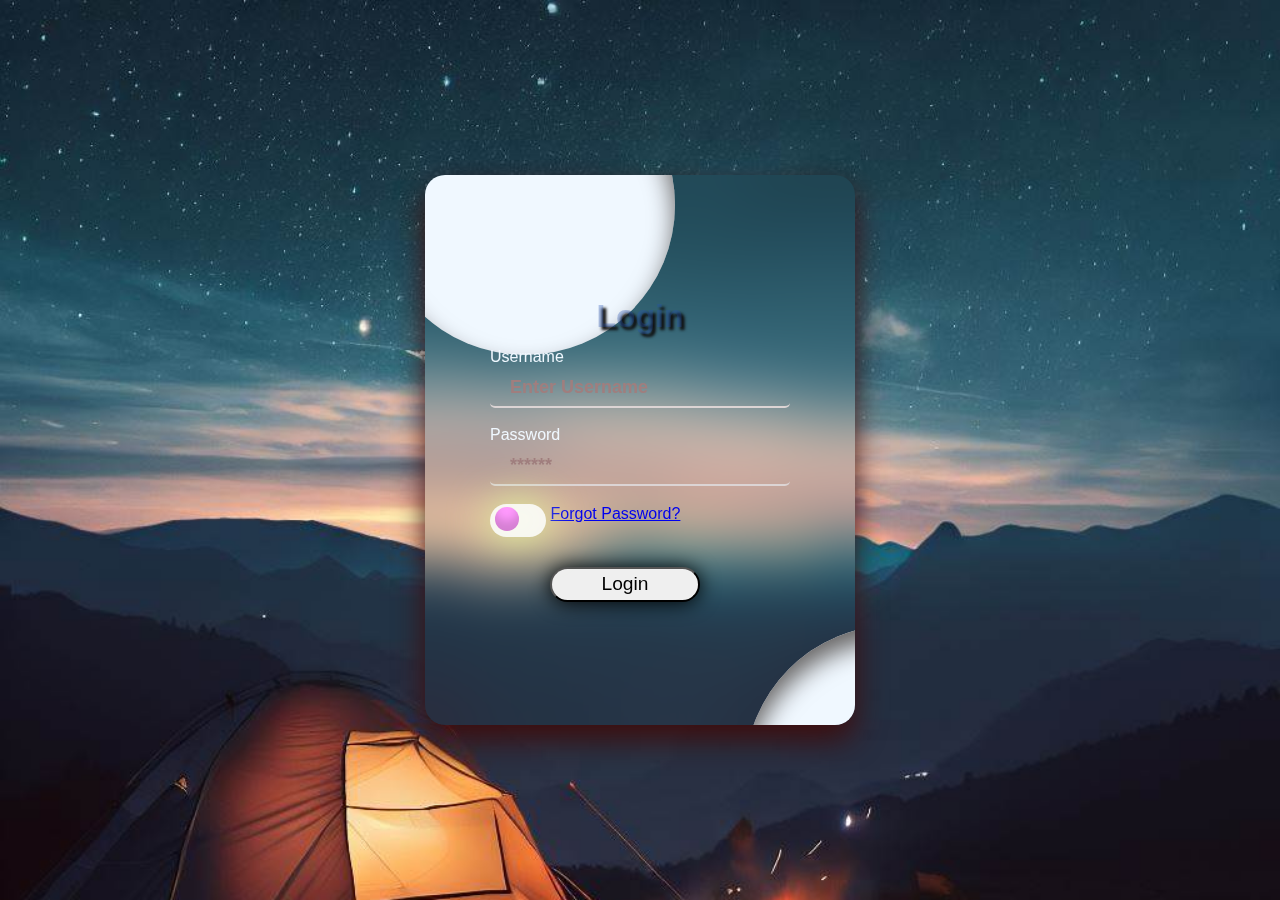
<file: index.html>
<!DOCTYPE html>
<html>
    <head>
        <title>Introduction</title>
        <meta charset="UTF-8">
        <meta name="keypoint" content="Introduction to html">
        <meta name="author" content="jeff">
        <meta name="description" content="">
        <meta name="veiwport" content="width=device-width,initial-scale=1.0">
        <link rel="stylesheet" href="index.css">
        
    </head>
    <body>
        <div class="container">
            <div class="box">
                <div class="circle">

                </div>

                
                <div id="form-container">
                    <form action="index33.html" id="action">
                        <h1>Login</h1>
                        <label for="text">Username</label><br>
                        <input type="text" placeholder="Enter Username" id="form"><br><br>
                        <label for="password">Password</label><br>
                        <input type="password" placeholder="******" id="form"><br><br>
                        <label>
                            <label class="switch">
                                <input type="checkbox" class="input__check">
                                <span class="slider"></span>
                            </label>
                            <a href="#">
                            Forgot Password?
                            </a>
                        </label>
                            <br>
                        <button>Login</button>
                        
                    </form>
                </div>
                <div class="circle-2"></div>
            </div>

        </div>
    </body>
</html>
</file>
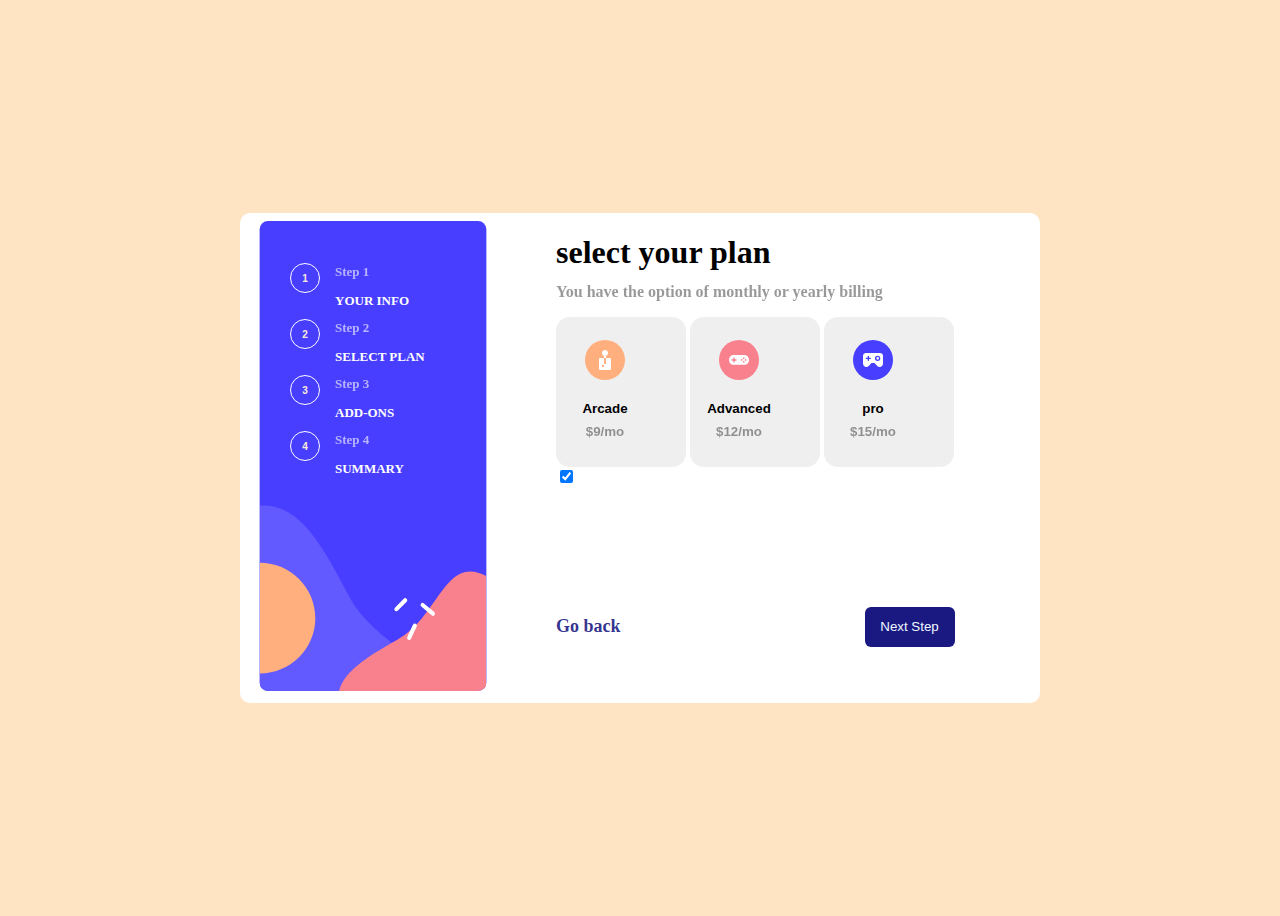
<file: form3.html>
<!DOCTYPE html>
<html lang="en">
    <head>
        <title>Benedict</title>
        <meta charset="UTF-8">
        <meta name="keyword" content="">
        <meta name="description" content="">
        <meta name="author" content="Benedict">
        <meta name="veiwport" content="width=device-width,initial-scale=1.0">
        <link rel="stylesheet" href="form3.css">
        <link rel="icon" href="favicon.ico">
    </head>
    <body>
        <div class="container">
            <div class="content">
                <div class="content-1">
                    <svg xmlns="http://www.w3.org/2000/svg" width="250" height="470" fill="none" viewBox="0 0 274 568"><rect width="274" height="568" fill="#483EFF" rx="10"/><mask id="a" width="274" height="568" x="0" y="0" maskUnits="userSpaceOnUse" style="mask-type:alpha"><rect width="274" height="568" fill="#fff" rx="10"/></mask><g mask="url(#a)"><path fill="#6259FF" fill-rule="evenodd" d="M-34.692 543.101C3.247 632.538 168.767 685.017 211.96 612.52c43.194-72.497-66.099-85.653-104.735-160.569-38.635-74.916-68.657-121.674-124.482-104.607-55.824 17.068-55.375 106.32-17.436 195.757Z" clip-rule="evenodd"/><path fill="#F9818E" fill-rule="evenodd" d="M233.095 601.153c60.679-28.278 92.839-143.526 41.875-171.528-50.965-28.003-57.397 47.579-108.059 75.987-50.662 28.408-82.14 50.207-69.044 88.241 13.096 38.034 74.549 35.578 135.228 7.3Z" clip-rule="evenodd"/><path stroke="#fff" stroke-linecap="round" stroke-linejoin="bevel" stroke-width="5" d="m165.305 469.097 10.607-10.806M209.461 474.581l-12.506-10.503M187.56 488.991l-6.908 14.798"/><path fill="#FFAF7E" d="M.305 546.891c37.003 0 67-29.997 67-67s-29.997-67-67-67-67 29.997-67 67 29.997 67 67 67Z"/></g></svg>    
                </div>
                    <div class="content-2">
                        <div class="button">
                            <a href="index33.html" style="text-decoration: none; color: white">
                                <button class="a">1</button>
                                <h4 style="color:aliceblue; margin-left:20px; opacity: 0.6; margin-left: 30px;
                                color: white;
                                margin-left: 45px;
                                margin-top:-30px;">Step 1</h4>
                                <h2>YOUR INFO</h2>
                            </a>

                            <a href="form3.html" style="text-decoration: none; color: white;">
                                <button class="a">2</button>
                                <h4 style="color:aliceblue; margin-left:20px;opacity: 0.6; 
                                color: white;
                                margin-left: 45px;
                                margin-top:-30px ; " >Step 2</h4>
                                <h2>SELECT PLAN</h2>
                            </a>

                            <a href="form4.html" style="text-decoration: none; color: white;">
                                <button class="a">3</button>
                                <h4 style="color:aliceblue; margin-left:20px;opacity: 0.6;
                                color: white;
                                margin-left: 45px;
                                margin-top:-30px ;" >Step 3</h4>
                                <h2>ADD-ONS</h2>
                            </a>    
        
                            <a href="form5.html" style="text-decoration: none; color: white;">
                                <button class="a">4</button>
                                <h4 style="color:aliceblue; margin-left:20px;opacity: 0.6;
                                color: white;
                                margin-left: 45px;
                                margin-top:-30px;" >Step 4</h4>
                                <h2>SUMMARY</h2>
                            </a>
                           
                        </div>
                        
                    </div>
            </div>
            <div class="division">
                <div class="division-1">
                    <h1>select your plan</h1>
                    <p >You have the option of monthly or yearly billing</p>
                    <div class="division-button">
                        <button class="svg">
                            <svg xmlns="http://www.w3.org/2000/svg" width="40" height="40" viewBox="0 0 40 40"><g fill="none" fill-rule="evenodd"><circle cx="20" cy="20" r="20" fill="#FFAF7E"/><path fill="#FFF" fill-rule="nonzero" d="M24.995 18.005h-3.998v5.998h-2v-5.998H15a1 1 0 0 0-1 1V29a1 1 0 0 0 1 1h9.995a1 1 0 0 0 1-1v-9.995a1 1 0 0 0-1-1Zm-5.997 8.996h-2v-1.999h2v2Zm2-11.175a2.999 2.999 0 1 0-2 0v2.18h2v-2.18Z"/></g></svg>
                            <h4>Arcade</h4>
                            <p>$9/mo</p>
                        </button>

                        <button class="svg">
                            <svg xmlns="http://www.w3.org/2000/svg" width="40" height="40" viewBox="0 0 40 40"><g fill="none" fill-rule="evenodd"><circle cx="20" cy="20" r="20" fill="#F9818E"/><path fill="#FFF" fill-rule="nonzero" d="M25.057 15H14.944C12.212 15 10 17.03 10 19.885c0 2.857 2.212 4.936 4.944 4.936h10.113c2.733 0 4.943-2.08 4.943-4.936S27.79 15 25.057 15ZM17.5 20.388c0 .12-.108.237-.234.237h-1.552v1.569c0 .126-.138.217-.259.217H14.5c-.118 0-.213-.086-.213-.203v-1.583h-1.569c-.126 0-.217-.139-.217-.26v-.956c0-.117.086-.213.202-.213h1.584v-1.554c0-.125.082-.231.203-.231h.989c.12 0 .236.108.236.234v1.551h1.555c.125 0 .231.083.231.204v.988Zm5.347.393a.862.862 0 0 1-.869-.855c0-.472.39-.856.869-.856.481 0 .87.384.87.856 0 .471-.389.855-.87.855Zm1.9 1.866a.86.86 0 0 1-.87-.852.86.86 0 0 1 .87-.855c.48 0 .87.38.87.855a.86.86 0 0 1-.87.852Zm0-3.736a.862.862 0 0 1-.87-.854c0-.472.39-.856.87-.856s.87.384.87.856a.862.862 0 0 1-.87.854Zm1.899 1.87a.862.862 0 0 1-.868-.855c0-.472.389-.856.868-.856s.868.384.868.856a.862.862 0 0 1-.868.855Z"/></g></svg>
                            <h4>Advanced</h4>
                            <p>$12/mo</p>
                        </button>

                        <button class="svg">
                            <svg xmlns="http://www.w3.org/2000/svg" width="40" height="40" viewBox="0 0 40 40"><g fill="none" fill-rule="evenodd"><circle cx="20" cy="20" r="20" fill="#483EFF"/><path fill="#FFF" fill-rule="nonzero" d="M26.666 13H13.334A3.333 3.333 0 0 0 10 16.333v7.193a3.447 3.447 0 0 0 2.14 3.24c1.238.5 2.656.182 3.56-.8L18.52 23h2.96l2.82 2.966a3.2 3.2 0 0 0 3.56.8 3.447 3.447 0 0 0 2.14-3.24v-7.193A3.333 3.333 0 0 0 26.666 13Zm-9.333 6H16v1.333a.667.667 0 0 1-1.333 0V19h-1.333a.667.667 0 0 1 0-1.334h1.333v-1.333a.667.667 0 1 1 1.333 0v1.333h1.333a.667.667 0 1 1 0 1.334Zm7.333 2a2.667 2.667 0 1 1 0-5.333 2.667 2.667 0 0 1 0 5.333ZM26 18.333a1.333 1.333 0 1 1-2.667 0 1.333 1.333 0 0 1 2.667 0Z"/></g></svg>
                            <h4>pro</h4>
                            <p>$15/mo</p>
                        </button>
                        <br>
                        <section>
                            <label type="switch">
                                <input type="checkbox" checked>
                                <span class="slider round"></span>
                            </label>
                        </section>
                    </div>

                    
                </div>
                <div id="go">
                    <a href="index33.html" id="goback" >Go back</a>
                    <a href="form4.html">
                    <button class="step">Next Step</button>
                    </a>
                </div>
                
            </div>

        </div>
    </body>
</html>
</file>
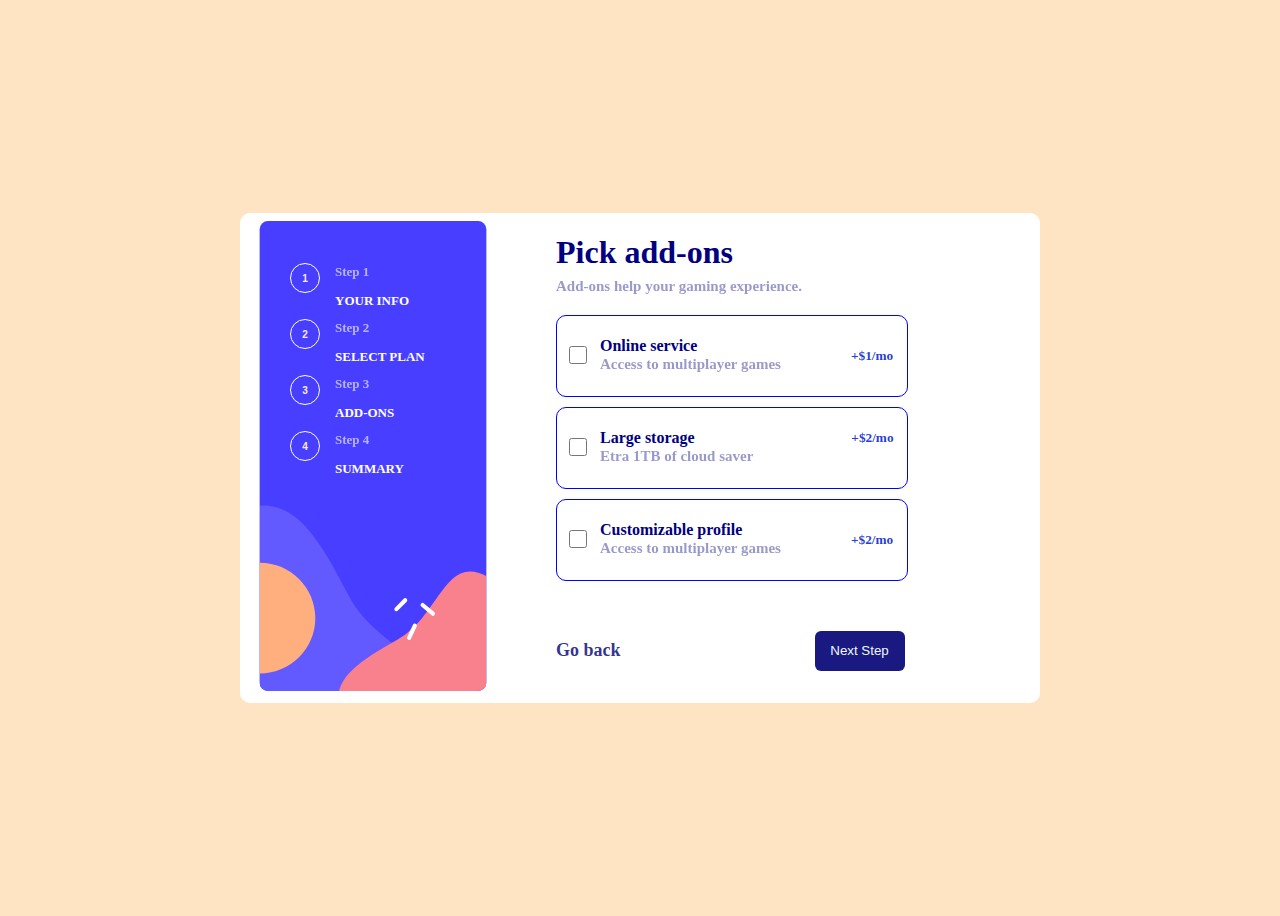
<file: form4.html>
<!DOCTYPE html>
<html lang="en">
    <head>
        <title>Benedict</title>
        <meta charset="UTF-8">
        <meta name="keyword" content="">
        <meta name="description" content="">
        <meta name="author" content="Benedict">
        <meta name="veiwport" content="width=device-width,initial-scale=1.0">
        <link rel="stylesheet" href="form4.css">
        <link rel="icon" href="favicon.ico">
    </head>
    <body>
        <div class="container">
            <div class="content">
                <div class="content-1">
                    <svg xmlns="http://www.w3.org/2000/svg" width="250" height="470" fill="none" viewBox="0 0 274 568"><rect width="274" height="568" fill="#483EFF" rx="10"/><mask id="a" width="274" height="568" x="0" y="0" maskUnits="userSpaceOnUse" style="mask-type:alpha"><rect width="274" height="568" fill="#fff" rx="10"/></mask><g mask="url(#a)"><path fill="#6259FF" fill-rule="evenodd" d="M-34.692 543.101C3.247 632.538 168.767 685.017 211.96 612.52c43.194-72.497-66.099-85.653-104.735-160.569-38.635-74.916-68.657-121.674-124.482-104.607-55.824 17.068-55.375 106.32-17.436 195.757Z" clip-rule="evenodd"/><path fill="#F9818E" fill-rule="evenodd" d="M233.095 601.153c60.679-28.278 92.839-143.526 41.875-171.528-50.965-28.003-57.397 47.579-108.059 75.987-50.662 28.408-82.14 50.207-69.044 88.241 13.096 38.034 74.549 35.578 135.228 7.3Z" clip-rule="evenodd"/><path stroke="#fff" stroke-linecap="round" stroke-linejoin="bevel" stroke-width="5" d="m165.305 469.097 10.607-10.806M209.461 474.581l-12.506-10.503M187.56 488.991l-6.908 14.798"/><path fill="#FFAF7E" d="M.305 546.891c37.003 0 67-29.997 67-67s-29.997-67-67-67-67 29.997-67 67 29.997 67 67 67Z"/></g></svg>    
                </div>
                    <div class="content-2">
                        <div class="button">
                            <a href="index33.html" style="text-decoration: none; color: white">
                                <button class="a">1</button>
                                <h4 style="color:aliceblue; margin-left:20px; opacity: 0.6; margin-left: 30px;
                                color: white;
                                margin-left: 45px;
                                margin-top:-30px;">Step 1</h4>
                                <h2>YOUR INFO</h2>
                            </a>

                            <a href="form3.html" style="text-decoration: none; color: white;">
                                <button class="a">2</button>
                                <h4 style="color:aliceblue; margin-left:20px;opacity: 0.6; 
                                color: white;
                                margin-left: 45px;
                                margin-top:-30px ; " >Step 2</h4>
                                <h2>SELECT PLAN</h2>
                            </a>

                            <a href="form4.html" style="text-decoration: none; color: white;">
                                <button class="a">3</button>
                                <h4 style="color:aliceblue; margin-left:20px;opacity: 0.6;
                                color: white;
                                margin-left: 45px;
                                margin-top:-30px ;" >Step 3</h4>
                                <h2>ADD-ONS</h2>
                            </a>    
        
                            <a href="" style="text-decoration: none; color: white;">
                                <button class="a">4</button>
                                <h4 style="color:aliceblue; margin-left:20px;opacity: 0.6;
                                color: white;
                                margin-left: 45px;
                                margin-top:-30px;">Step 4</h4>
                                <h2>SUMMARY</h2>
                            </a>
                           
                        </div>
                        
                    </div>
                </div>
                <div class="continue">
                    <div class="continue-1">
                        <h1>Pick add-ons</h1>
                        <h4 class="hpp">Add-ons help your gaming experience.</h4>
                        <div class="span">
                            <section>
                                <input type="checkbox" name="man">
                                <h4 class="h3">Online service <br><span class="hp">Access to multiplayer games</span></h4>
                                <span class="dvd">
                                    <h5>+$1/mo</h5>
                                </span>
                            </section>
                        </div>

                        <div class="span">
                            <section>
                                <input type="checkbox" name="man">
                                <h4 class="h3">Large storage <br><span class="hp">Etra 1TB of cloud saver</span></h4>
                                <span class="dvds">
                                    <h5>+$2/mo</h5>
                                </span>
                            </section>
                        </div>

                        <div class="span">
                            <section>
                                <input type="checkbox" name="man">
                                <h4 class="h3">Customizable profile<br><span class="hp">Access to multiplayer games</span></h4>
                                <span class="dvd">
                                    <h5>+$2/mo</h5>
                                </span>
                            </section>
                        </div>

                        <div id="go">
                            <a href="form3.html" id="goback" >Go back</a>
                            <a href="form5.html">
                            <button class="step">Next Step</button>
                            </a>
                        </div>
                    </div>
                </div>
            </div>
        </div>
    </body>
</html>
</file>
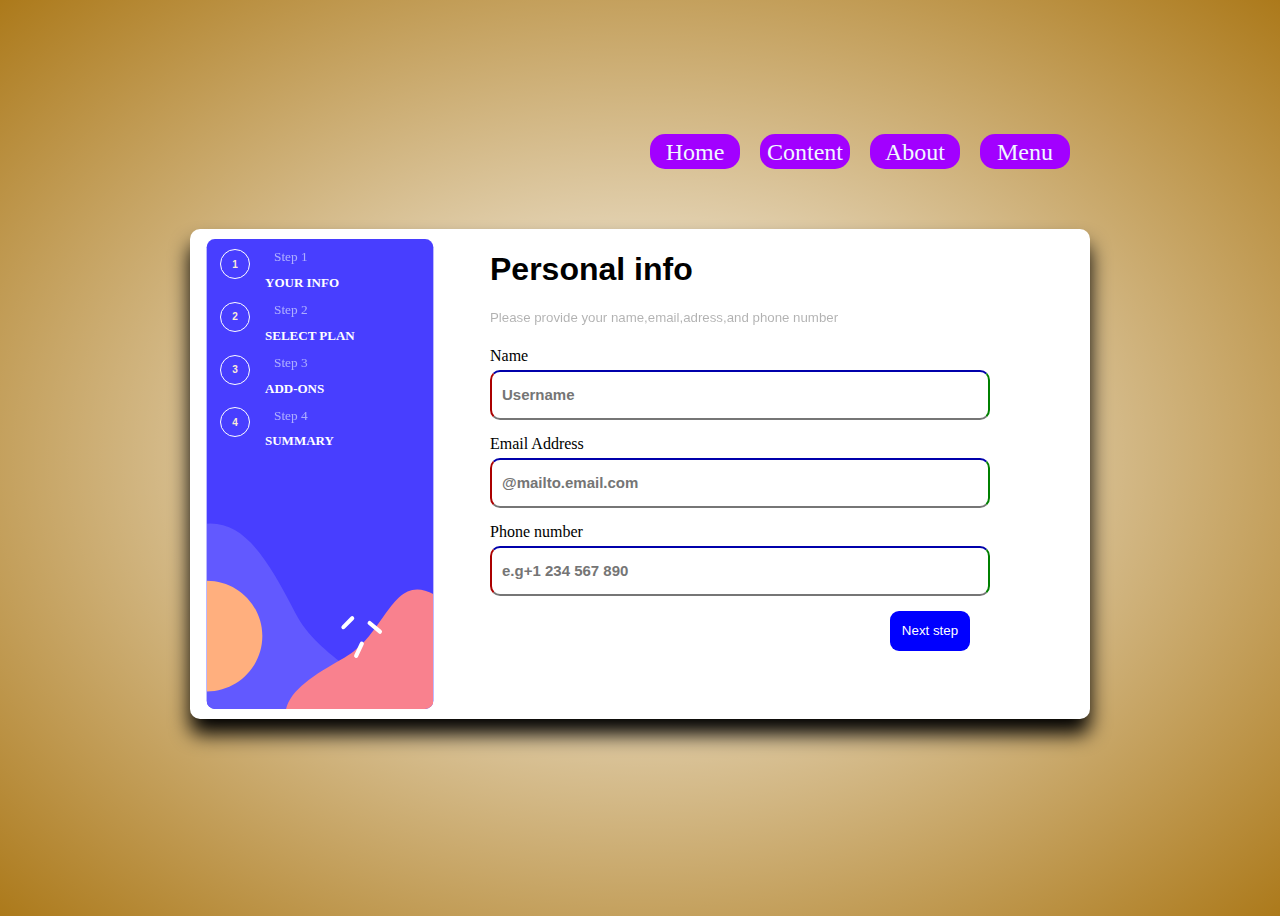
<file: index33.html>
<html>
    <head>
        <title>Benedict</title>
        <link rel="stylesheet" href="index33.css">
        <link rel="icon" href="favicon.ico">
        
    </head>
    
    <body>
        <div class="ok">
            
            <div class="nav">
               
                   <div id="upper-nav"><a href="#" id="aa">Home</a></div>
                   <div id="upper-nav"><a href="#" id="aa">Content</a></div>
                   <div id="upper-nav"><a href="#" id="aa">About</a></div>
                   <div id="upper-nav"><a href="#" id="aa">Menu</a></div>
               
            </div>
            <div class="container">
                <div class="content"><svg xmlns="http://www.w3.org/2000/svg" width="250" height="470" fill="none" viewBox="0 0 274 568"><rect width="274" height="568" fill="#483EFF" rx="10"/><mask id="a" width="274" height="568" x="0" y="0" maskUnits="userSpaceOnUse" style="mask-type:alpha"><rect width="274" height="568" fill="#fff" rx="10"/></mask><g mask="url(#a)"><path fill="#6259FF" fill-rule="evenodd" d="M-34.692 543.101C3.247 632.538 168.767 685.017 211.96 612.52c43.194-72.497-66.099-85.653-104.735-160.569-38.635-74.916-68.657-121.674-124.482-104.607-55.824 17.068-55.375 106.32-17.436 195.757Z" clip-rule="evenodd"/><path fill="#F9818E" fill-rule="evenodd" d="M233.095 601.153c60.679-28.278 92.839-143.526 41.875-171.528-50.965-28.003-57.397 47.579-108.059 75.987-50.662 28.408-82.14 50.207-69.044 88.241 13.096 38.034 74.549 35.578 135.228 7.3Z" clip-rule="evenodd"/><path stroke="#fff" stroke-linecap="round" stroke-linejoin="bevel" stroke-width="5" d="m165.305 469.097 10.607-10.806M209.461 474.581l-12.506-10.503M187.56 488.991l-6.908 14.798"/><path fill="#FFAF7E" d="M.305 546.891c37.003 0 67-29.997 67-67s-29.997-67-67-67-67 29.997-67 67 29.997 67 67 67Z"/></g></svg></div>
                <div class="number">
                    <div class="button">
                        <a href="index33.html" style="text-decoration: none;">
                            <button class="a">1</button>
          </a>

                            <sup style="color:aliceblue; margin-left:20px; opacity: 0.6;"  >Step 1</sup>
                            <h2>YOUR INFO</h2>
              
                        <a href="form3.html" style="text-decoration: none;">
                            <button class="a">2</button>
                            <sup style="color:aliceblue; margin-left:20px;opacity: 0.6" >Step 2</sup>
                            <h2>SELECT PLAN</h2>
                        </a>

                        <a href="form4.html" style="text-decoration: none;">
                            <button class="a">3</button>
                            <sup style="color:aliceblue; margin-left:20px;opacity: 0.6" >Step 3</sup>
                            <h2>ADD-ONS</h2>
                        </a>
    
                        <a href="" style="text-decoration: none;">
                            <button class="a">4</button>
                            <sup style="color:aliceblue; margin-left:20px;opacity: 0.6" >Step 4</sup>
                            <h2>SUMMARY</h2>
                        </a>
                       
                    </div>
                    
                </div>
                <!--The left code-->
                <div class="container-2">
                    <h1>Personal info</h1>
                    <h5>Please provide your name,email,adress,and phone number</h5>
                    <form action="form3.html">
                        <label>Name</label><br>
                        <input type="text" placeholder="Username" maxlength="30" id="input">
                        <br>
                        <label for="email">Email Address</label><br>
                        <input type="email" placeholder="@mailto.email.com" maxlength="40" id="input"><br>
                        <label for="phone number">Phone number</label><br>
                        <input type="nember" placeholder="e.g+1 234 567 890" maxlength="12" id="input">
    
    
                        <input type="submit" value="Next step" id="button">
    
    
                    </form>
                </div>
            </div>
            <h1></h1>
        
        </div>
        <script>
          const p = document.createElement('ul');
    p.textContent = "ada";
    p.style.color = "red";
    p.style.position = "fixed";
   document.getElementsByClassName('nav').append(p);

        </script>
    </body>
</html>
</file>
<file: index.css>
body{
    background-image:url("img.jpg");
    backdrop-filter: blur(px);
    background-position: fixed;
    background-size: cover;
    position: relative;
}
*{
    padding: 0%;
    margin: 0%;
    box-sizing: border-box;
}
.container{
   display: flex;
   justify-content: center;
   flex-direction: column;
   gap: 20px;
   min-height: 100vh;
   box-sizing: border-box;
   align-items: center;
   
}
.box{
    width: 430px;
    height: 550px;
    backdrop-filter: blur(30px);
    background-color: ;
    box-shadow: 0px 15px 30px rgb(62, 13, 13);
    border-radius: 20px;
    position: relative;
    overflow: hidden;
    display: grid;
    place-items: center;
    
}
.circle{
    background-color: aliceblue;
    width: 300px;
    height: 300px;
    border-radius: 50%;
    top: -120px;
    left: -50px;
    box-shadow: inset 0px 15px 25px rgb(104, 102, 102) ;
    position: absolute;
}
a{
  
}

.switch{
    font-size: 17px;
    position: relative;
    display: inline-block;
    width: 3.3em;
    height: 1.9em;
    transform-style: preserve-3d;
    perspective: 500px;
}

.switch::before{
    content: "";
    position: absolute;
    width: 100%;
    height: 100%;
    left: 0;
    top: 0;
    filter: blur(20px);
    z-index: -1;
    border-radius: 50px;
    background-color: #d8ff99;
    animation: top 3s infinite;
    -webkit-animation: top 3s infinite;
}
/*Hide default HTML checkbox*/
.switch input {
    opacity: 0;
    width: 0;
    height: 0;
}
/* The Slider*/
.slider{
    position: absolute;
    cursor: pointer;
    top: 0;
    left: 0;
    right: 0;
    bottom: 0;
    background-color: #fdfefedc;
    transition: ;
    border-radius: 30px;
    
}
.slider::before{
    position: absolute;
    content: "";
    height: 1.4em;
    width: 1.4em;
    left: 0.3em;
    bottom: 0.35em;
    transition: 2s;
    border-radius: 50%;
    box-shadow: rgba(0,0,0,0.17) 0px -10px 10px 0px inset,rgba(0,0,0,0.09) 0px -1px 15px -8px;
    background-color: #ff99fd;
   
}
.input__check:checked + .slider{
    background-color: #17202a;
}
.input__check:checked + .slider::before{
    transform: translateX(1.3em);
    
}
#form-container{
    
    color: aliceblue;
    border-radius: 20px;
    font-family: "Raleway",sans-serif;
    border-radius: 20px;
    position: absolute;
    -webkit-border-radius: 20px;
    -moz-border-radius: 20px;
    -ms-border-radius: 20px;
    -o-border-radius: 20px;
}
#form{
    border-radius: 5px;
    height: 30px;
    width: 300px;
    border: none;
    background-color: transparent;
    border-bottom: 2px solid rgb(220, 212, 212);
    padding: 20px;
    color: wheat;
    font-weight: bolder;
    
}
#form:focus{
    border: none;
    outline: none;
}
::placeholder{
    color: rgb(160, 126, 126);
    font-size: large;
}

button{
    width: 150px;
    height: 35px;
    margin-left: 20%;
    margin-top: 30px;
    border-radius: 50px;
    box-shadow: 0px 1px 20px;
    font-size: larger;
    
}
h1{
 color: rgba(35, 81, 180, 0.313);
 font-family: 'Arial Narrow Bold', sans-serif;
 font-weight: bolder;
 width: 300px;
 height: 50px;
 text-align: center;
 text-shadow: 3px 3px 3px rgb(15, 15, 15);
 
}
a:hover{
    text-decoration: none;
    cursor: grab;
}
button:hover{
    background-color:rgba(0, 0, 0, 0.356) ;
    color: blue;
    cursor: all;
    animation-duration: 2px;
    width: 100px;
    margin-left: 15%;
    transition: 2s ;
    transition-timing-function:cubic-bezier(0.39, 0.575, 0.565, 1);
    

}
input{
    font-size: 20px;
    font-weight: 400;
 }
.circle-2{
    background-color: aliceblue;
    width: 300px;
    height: 300px;
    border-radius: 50% 40% 50%;
    top: 450px;
    left: 320px;
    box-shadow: inset 0px 15px 25px rgb(104, 102, 102) ;
    position: absolute;
}
@media only screen and (max-width : 700px) {
  
    .box{
     
     width: 300px;
     height: 490px;
     border: 1px saddlebrown;
     border-radius: 10px;
     box-shadow: 0px 15px 20px var(--grayish-purple);
     overflow: hidden;
     display:flex;
     
 }
 .input{
     font-size: 20px;
     font-weight: 400;
 }
 .circle-2{
    background-color: aliceblue;
    width: 300px;
    height: 300px;
    border-radius: 50% 40% 50%;
    top: 400px;
    left: 190px;
    box-shadow: inset 0px 15px 25px  rgb(104, 102, 102);
    position: absolute;
}
.circle{
    background-color: aliceblue;
    width: 300px;
    height: 300px;
    border-radius: 50%;
    top: -190px;
    left: -150px;
    box-shadow: inset 0px 15px 25px rgb(104, 102, 102);
    position: absolute;
    
    
}
    
}
</file>
<file: form3.css>
body{
    background-color: bisque;
    display: flex;
    justify-content: center;
    align-items: center;
    min-height: 100vh;

}
.container{
    width: 800px;
    height: 490px;
    background-color: white;
    gap: ;
    display: flex;
    overflow: ;
    border-radius: 10px;
    
    
}
.content-1{
    width: 300px;
    height: 5px;
    
    padding: 8px;
}
.content-2{
    margin-top: 30px;
    height: 0px;
    margin-left: 50px ;
    position: ;
}
.button{
    font-size: 5px;
    top: 10px;
    color: white;
    height: 100px;
    


}
.a{
    border-radius: 50%;
    border: 1px solid white;
    color: white;
    width: 25px;
    height: 25px;
    top: -1px;
}
.a{
   border-radius:30px;
   text-decoration: none;
   text-align:center;
   font-size: 10px;
   position: relative;
   width:30px;
   height: 30px;
   background-color:transparent;
   color: antiquewhite;
   border: 1px solid white;
   font-weight: bolder;

 }
 .a:visited{
   width: 30px;
   height: 30px;
   border-radius: 30px;
   background-color: rgba(0, 255, 255, 0.664);
   text-align: center;
 }
 
 .a:hover{
   border-radius: 30px;
   background-color: rgba(0, 255, 255, 0.664);
   text-align: center;
 }
h2{
   font-size: small;
    color: white;
    margin-left: 45px;
    margin-top:-4px ;
     
}
a{
    font-size: small;
}
.division{

}
.division-1{
    
}
p{
    margin-top: -10px;
    opacity: 0.4;
    font-weight: bolder;
}
h1{
    font-family: Cambria, Cochin, Georgia, Times, 'Times New Roman', serif;
}
.svg{
    width: 130px;
    height: 150px;
    gap: 10;
    border-radius: 14px;
    border: 1px transparent;
    padding-inline-end:38px ;
    padding-top: 10px;
    
}
h4{
    font-weight: 600;
}
#go{
    margin-top: 120px;
    
}
#goback{
    text-decoration: none;
    font-size: large;
    font-weight: bolder;
    color: rgba(6, 6, 119, 0.836);
 }
.step{
    background-color: rgba(6, 6, 119, 0.925);
    width: 90px;
    height: 40px;
    border-radius: 6px;
    color: aliceblue;
    margin-left: 240px;
    border: 1px transparent;
}
.division-button{
   flex-wrap:
}
/* The switch-the defa*/
.switch{
   position: relative;
   display: inline-block;
   width: 60px;
   height: 34px;
}
/*Hide default html checkbox*/
</file>
<file: form4.css>
body{
    background-color: bisque;
    display: flex;
    justify-content: center;
    align-items: center;
    min-height: 100vh;
    

}
.container{
    width: 800px;
    height: 490px;
    background-color: white;
    gap: ;
    display: flex;
    overflow: ;
    border-radius: 10px;
    
    
}
.content-1{
    width: 300px;
    height: 5px;
    
    padding: 8px;
}
.content-2{
    margin-top: 30px;
    height: 0px;
    margin-left: 50px ;
    position: ;
}
.button{
    font-size: 5px;
    top: 10px;
    color: white;
    height: 100px;
    


}
.a{
    border-radius: 50%;
    border: 1px solid white;
    color: white;
    width: 25px;
    height: 25px;
    top: -1px;
}
.a{
   border-radius:30px;
   text-decoration: none;
   text-align:center;
   font-size: 10px;
   position: relative;
   width:30px;
   height: 30px;
   background-color:transparent;
   color: antiquewhite;
   border: 1px solid white;
   font-weight: bolder;

 }
 .a:visited{
   width: 30px;
   height: 30px;
   border-radius: 30px;
   background-color: rgba(0, 255, 255, 0.664);
   text-align: center;
 }
 
 .a:hover{
   border-radius: 30px;
   background-color: rgba(0, 255, 255, 0.664);
   text-align: center;
 }
 h2{
    font-size: small;
    color: white;
    margin-left: 45px;
    margin-top:-4px ;
 }
 a{
    font-size: small;
 }
 .span{
    border: 1.5px solid blue;
    width: 350px;
    height: 80px;
    border-radius: 10px;
    margin-top: 10px;
    

 }
 .span:hover{
    border: 1.5px solid blue;
    width: 350px;
    height: 80px;
    border-radius: 10px;
    margin-top: 10px;
    background-color: rgba(176, 224, 230, 0.644);
 }
 
 section{
    display: flex;
    margin-left: 8px;
    
 }
.hp{
    opacity: 0.4;
    font-size: 15px;
    font-weight: 800;
}
h1{
    color: navy;
    font-weight: 700;
}
.hpp{
    opacity: 0.4;
    font-size: 15px;
    font-weight: 800;
    margin-top: -15px;
}
h4{
    
color: navy;

}
.dvd{
    margin-left: 70px;
    margin-top: 10px;
    color: rgba(22, 50, 209, 0.952);
}
.h3{
    margin-left: 10px;
}
input{
    width: 18px;
    height: 18px;
    margin-top: 30px;
}
.dvds{
    margin-left: 98px;
    color: rgba(22, 50, 209, 0.952);
}
#goback{
    text-decoration: none;
    font-size: large;
    font-weight: bolder;
    color: rgba(6, 6, 119, 0.836);
}
#go{
    margin-top: 50px;
}
.step{
    background-color: rgba(6, 6, 119, 0.925);
    width: 90px;
    height: 40px;
    border-radius: 6px;
    color: aliceblue;
    margin-left: 190px;
    border: 1px transparent;
}
</file>
<file: index33.css>
body{
  display: flex;
  min-height: 100vh;
  justify-content: center;
  background: radial-gradient(white,rgba(255, 166, 0, 0.568));
  align-items: center;
  background-color: rgb(63, 63, 62);
  box-sizing: border-box;
}
.container{
    background-color: white;
    width: 900px;
    height: 490px;
    border: 1px saddlebrown;
    border-radius: 10px;
    box-shadow: 0px 15px 20px;
    overflow: hidden;
    display:flex;
    
}
.container-2{
   margin-left:5%;
   width: 500px;
   border-top-left-radius: ;
   background: ;
}
.content{
    width: 250px;
    height: 20px;
    margin-left: 5px;
    margin-top: 10px;
    border-radius: 15px;
    

}
.a{
   border-radius:30px;
   text-decoration: none;
   text-align:center;
   font-size: 10px;
   position: relative;
   width:30px;
   height: 30px;
   background-color:transparent;
   color: antiquewhite;
   border: 1px solid white;
   font-weight: bolder;

   
   
}
.a:hover{
    border-radius: 30px;
    background-color: rgba(0, 255, 255, 0.664);
    text-align: center;
    
}
.number{
    margin-left: 30px;
    margin-top: 20px;
    position: absolute;

    
}
h2{
    font-size: small;
color: white;
margin-left: 45px;
margin-top:-4px ;
}
#input{
    border-top-color: blue;
    border-left-color:red;
    border-right-color:green ;
    
    background-color: transparent;
    width: 500px;
    height: 50px;
    border-radius: 10px;
    padding: 10px;
    margin-top: 5px;
    margin-bottom: 15px;
    font-weight: bolder;
    font-size: 15px;
    
}
h5{
   font-family: Verdana, Geneva, Tahoma, sans-serif; 
   opacity: 0.3;
   font-weight: 100;
}
h1{
    font-family: Verdana, Geneva, Tahoma, sans-serif;
}
#button{
    margin-left: 400px;
    width: 80px;
    height: 40px;
    border-radius: 9px;
    background-color: blue;
    color: white;
    border: none;
    cursor: progress;
}
#button:hover{
    margin-left: 400px;
    width: 80px;
    height: 40px;
    border-radius: 9px;
    background-color: rgba(0, 0, 255, 0.562);
    color: white;
    border: none;
    cursor: progress;
}
nav{
    display: flex;
    flex-direction: column;
    background-color: aliceblue;
    width: 1000px;
    margin-bottom: 90px;
    height: 50px;
    padding: 10px;
    position: ;
}
.ok{
    display: flex;
    flex-direction: column;
    gap: 40px;
    animation: ama 4s infinite;
    -webkit-animation: ama 4s infinite;
}
@keyframes ama {
   0% , 100% { transform: translateY(-10px)  ; -webkit-transform: translateY(-10px)  ; -moz-transform: translateY(-10px)  ; -ms-transform: translateY(-10px)  ; -o-transform: translateY(-10px)  ;
}
    50% {
          transform: translateY(30px);
         /* transform: translateX(40px);*/
        }
}


#upper-nav{
    
    background-color: rgb(162, 0, 255);
    width: 90px;
    height: 30px;
    border-radius: 15px;
    text-shadow: 3px 5px 7px solid black;
    text-align: center;
    padding-top: 5px;
    
    font-size: x-large;
    
    
}
.nav{
    display: flex;
    gap: 20px;
    align-items: end;
    justify-content: end;
    padding: 20px;

}
#aa{
    text-decoration: none;
    text-shadow: 3px 5px 7px solid black;
    color: aliceblue;
}
#aa:hover{
    width: 90px;
    height: 30px;
    border-radius: 20px;
    text-shadow: 3px 5px 7px solid black;
    text-align: center;
    padding-top: 5px;
    background-color: brown;
    font-size: x-large;
    
}
.max{
    font-size: 50px;
    justify-content: start;
    align-items: start;
    margin-left:-200px;
    font-weight: bolder;
    color: cornflowerblue;
    font-family: monospace;
    text-shadow: 3px 2px  3px white;
}
</file>
